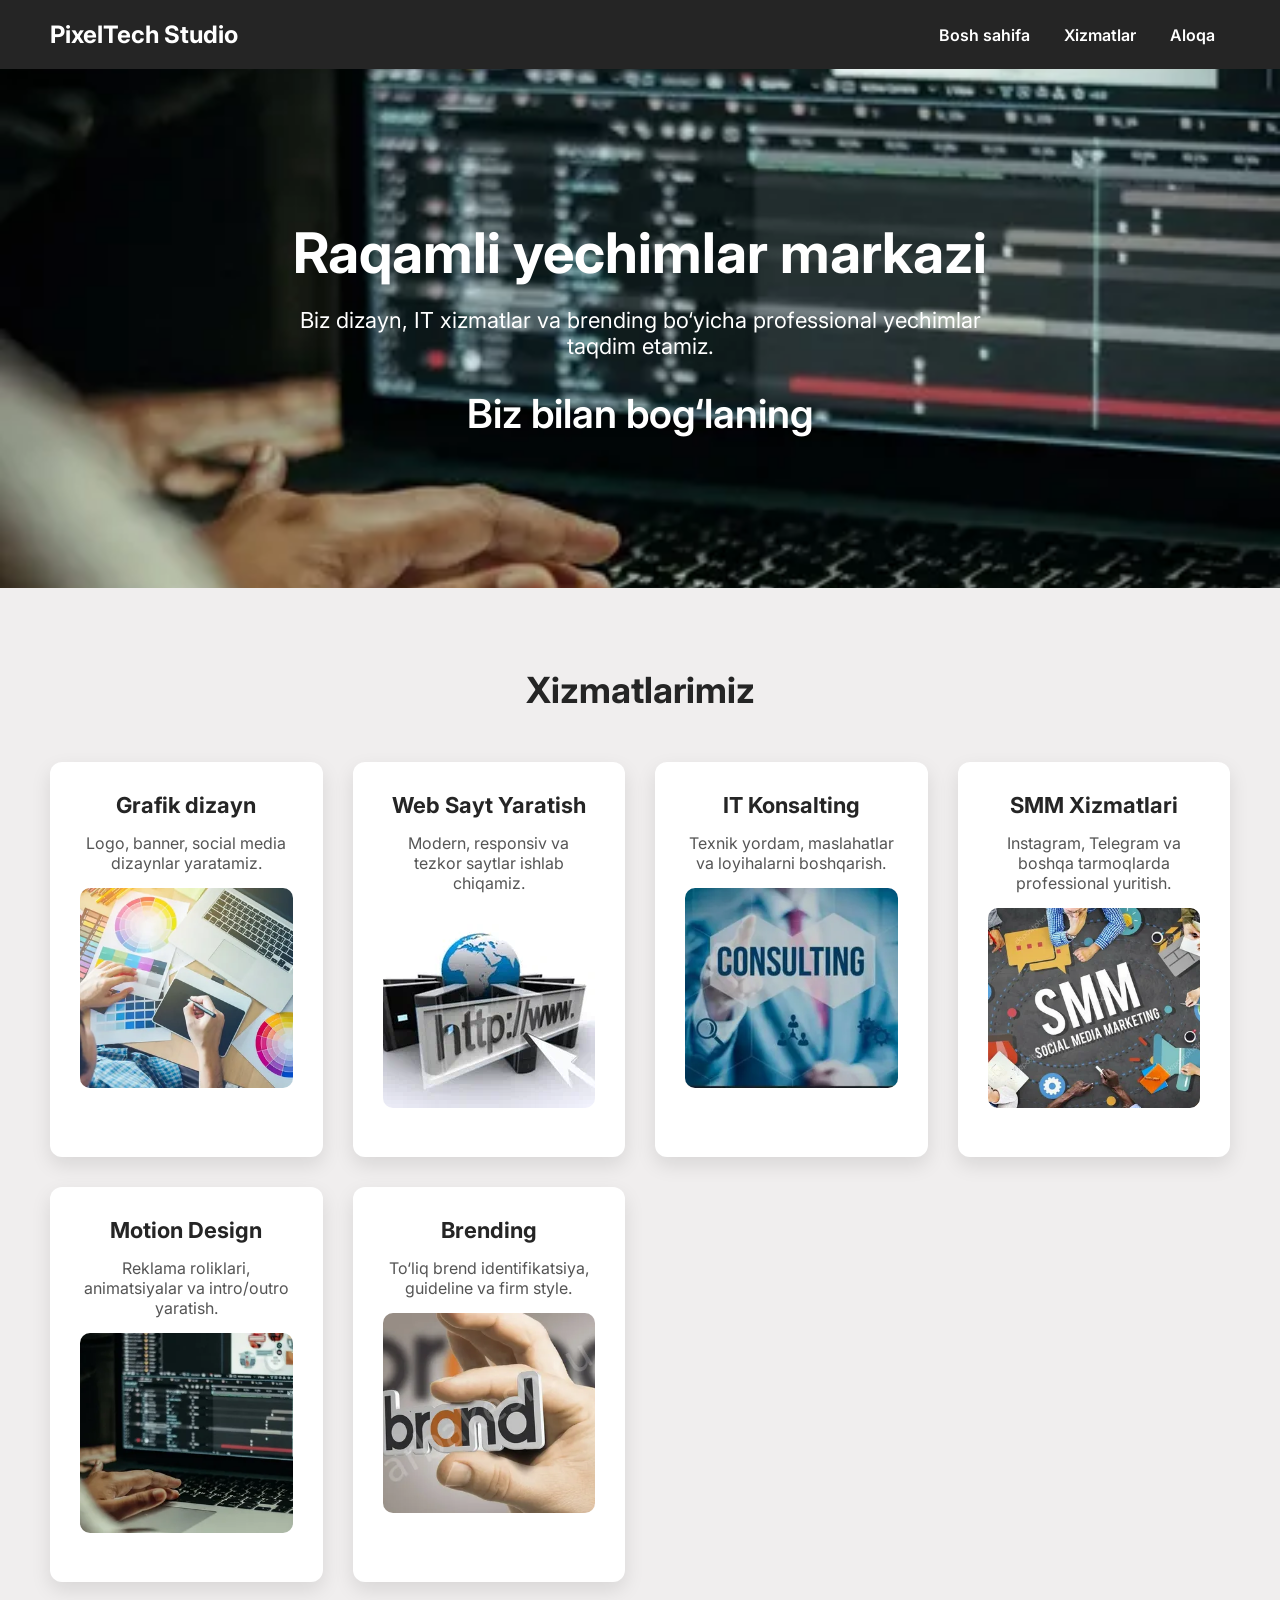
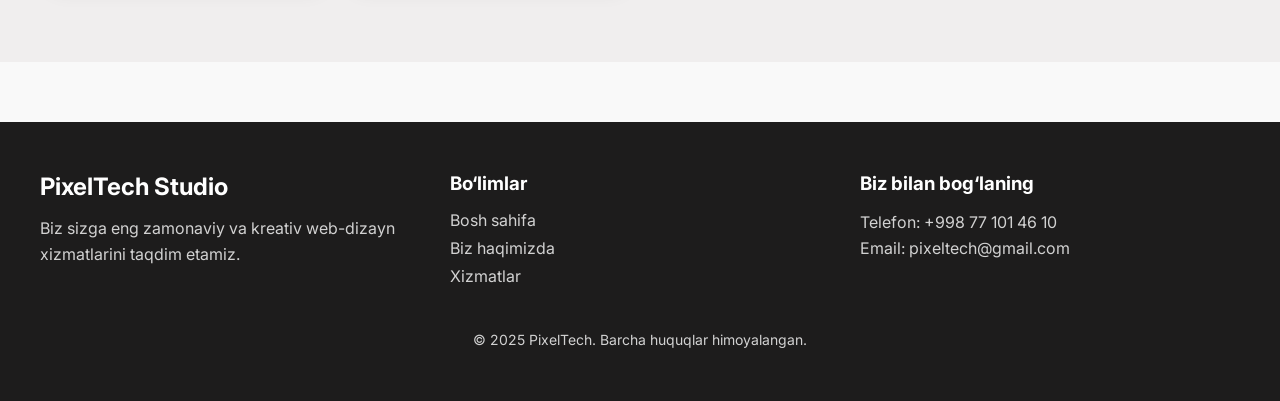
<file: index.html>
<!-- index.html -->
<!DOCTYPE html>
<html lang="uz">
<head>
  <meta charset="UTF-8" />
  <meta name="viewport" content="width=device-width, initial-scale=1.0" />
  <title>PixelTech Studio</title>
  <link rel="stylesheet" href="style.css" />
  <link href="https://fonts.googleapis.com/css2?family=Inter:wght@300;400;500;600;700&family=Poppins:wght@400;500;600;700&display=swap" rel="stylesheet">
</head>
<body>
  <header>
    <h2>PixelTech Studio</h2>
    <nav>
      <a href="index.html">Bosh sahifa</a>
      <a href="#services">Xizmatlar</a>
      <a href="contact.html">Aloqa</a>
    </nav>
  </header>

  <section class="hero">
    <h1>Raqamli yechimlar markazi</h1>
    <p>Biz dizayn, IT xizmatlar va brending bo‘yicha professional yechimlar taqdim etamiz.</p>
    <a href="contact.html" class="btn">Biz bilan bog‘laning</a>
  </section>

  <!-- services.html -->
  <section class="section">
    <h2 id="services">Xizmatlarimiz</h2>
    <div class="services">
      <div class="card">
        <h3>Grafik dizayn</h3>
        <p>Logo, banner, social media dizaynlar yaratamiz.</p>
        <img src="grafik.jpg" alt="grafik dizayn">
      </div>
      <div class="card">
        <h3>Web Sayt Yaratish</h3>
        <p>Modern, responsiv va tezkor saytlar ishlab chiqamiz.</p>
        <img src="webs.jpg" alt="web sayt">
      </div>
      <div class="card">
        <h3>IT Konsalting</h3>
        <p>Texnik yordam, maslahatlar va loyihalarni boshqarish.</p>
        <img src="consulting.jpg" alt="consulting">
      </div>
      <div class="card">
        <h3>SMM Xizmatlari</h3>
        <p>Instagram, Telegram va boshqa tarmoqlarda professional yuritish.</p>
        <img src="smm.jpg" alt="smm">
      </div>
      <div class="card">
        <h3>Motion Design</h3>
        <p>Reklama roliklari, animatsiyalar va intro/outro yaratish.</p>
        <img src="motiond.jpg" alt="motion design">
      </div>
      <div class="card">
        <h3>Brending</h3>
        <p>To‘liq brend identifikatsiya, guideline va firm style.</p>
        <img src="brend.jpg" alt="bren">
      </div>
    </div>
  </section>
</body>
<footer class="footer">
  <div class="footer-container">
    <div class="footer-about">
      <h2>PixelTech Studio</h2>
      <p>Biz sizga eng zamonaviy va 
        kreativ web-dizayn xizmatlarini taqdim etamiz.</p>
    </div>

    <div class="footer-links">
      <h3>Bo‘limlar</h3>
      <ul>
        <li><a href="#home">Bosh sahifa</a></li>
        <li><a href="#about">Biz haqimizda</a></li>
        <li><a href="#services">Xizmatlar</a></li>
      </ul>
    </div>

    <div class="footer-contact">
      <h3>Biz bilan bog‘laning</h3>
      <p>Telefon: +998 77 101 46 10</p>
      <p>Email: pixeltech@gmail.com</p>
    </div>
  </div>

  <p class="footer-bottom">© 2025 PixelTech. Barcha huquqlar himoyalangan.</p>
</footer>
</html>
</file>
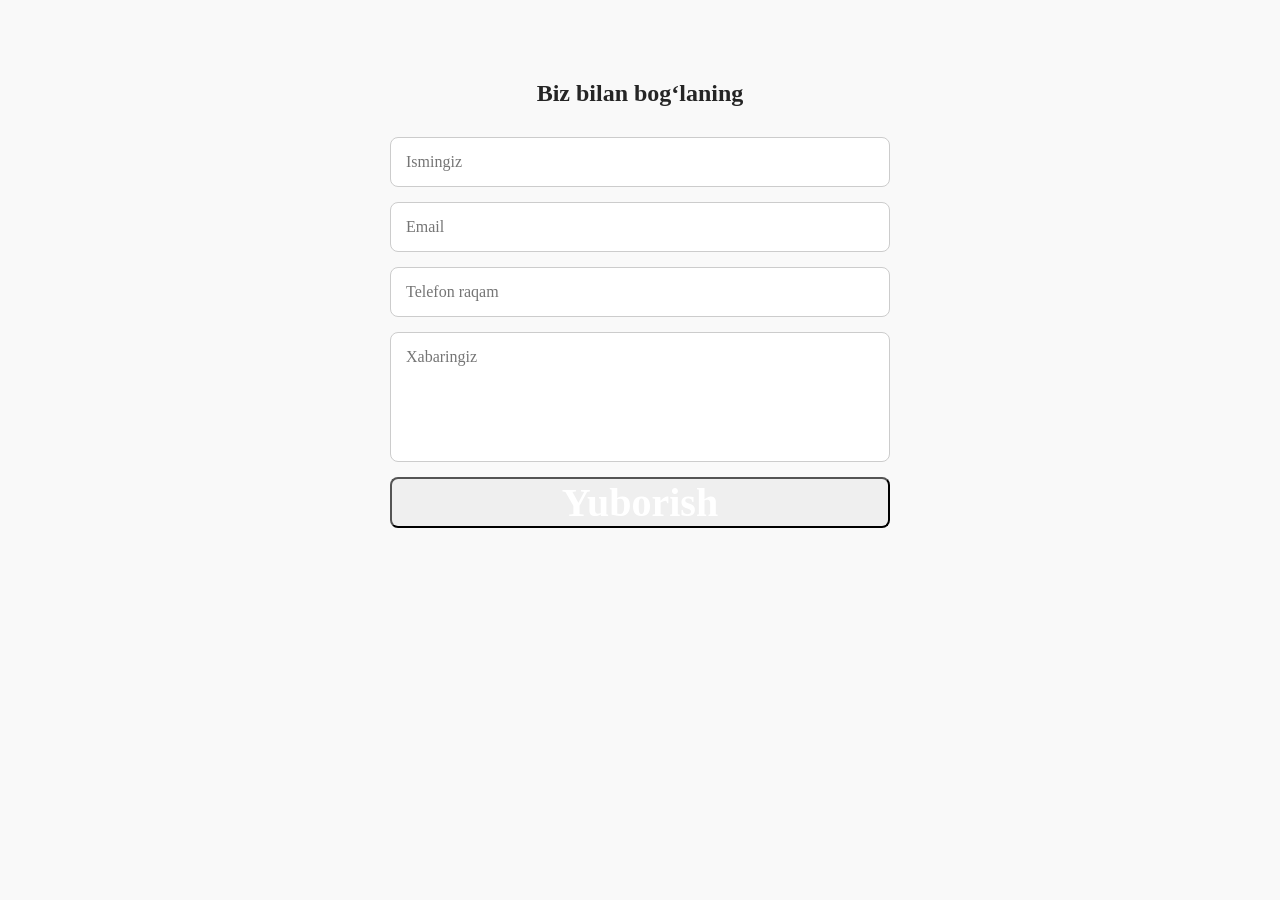
<file: contact.html>
<!-- contact.html -->
<!DOCTYPE html>
<html lang="uz">
<head>
  <meta charset="UTF-8" />
  <meta name="viewport" content="width=device-width, initial-scale=1.0" />
  <title>Aloqa – PixelTech</title>
  <link rel="stylesheet" href="style.css" />
</head>
<body>
 

  <section class="contact-section">
    <h2>Biz bilan bog‘laning</h2>
    <form class="contact-form" onsubmit="contactSend(event)">
      <input type="text" placeholder="Ismingiz" required />
      <input type="email" placeholder="Email" required />
      <input type="tel" placeholder="Telefon raqam" required />
      <textarea placeholder="Xabaringiz" required></textarea>
      <button class="btn" type="submit">Yuborish</button>
    </form>
    <p id="result" class="result"></p>
  </section>

  <script>
    function contactSend(e) {
      e.preventDefault();
      document.getElementById("result").innerText = "Xabaringiz yuborildi! Tez orada bog‘lanamiz.";
    }
  </script>
</body>
</file>
<file: style.css>
/* GLOBAL */
*{margin:0;
  padding:0;
  box-sizing:border-box;
  font-family: 'Inter';
  scroll-behavior: smooth;}
body{
    background:#f9f9f9;
    color:#252525;}
header{
    background:#252525;
    color:white;
    padding:20px 50px;
    display:flex;
    justify-content:space-between;
    align-items:center;
    position:sticky;
    top:0;
    z-index:1000;}
nav a{
    color:white;
    margin:0 15px;
    text-decoration:none;
    font-weight:600;
    transition:.3s;}
nav a:hover{
    color:#2563eb;}

.hero{
    background:url(motiond.jpg);
    background-size:cover;
    background-position:center;
    color:white;
    padding:150px 20px;
    text-align:center;}
.hero h1{
    font-size:56px;
    margin-bottom:20px;}
.hero p{
    font-size:22px;
    max-width:700px;
    margin:0 auto 30px;}
.btn{
 
    color:white;
    border-radius:8px;
    text-decoration:none;
    font-size:40px;
    font-weight:600;
    transition:.3s;
    display:inline-block;}
.btn:hover{
    background:#252525;
    transform:translateY(-3px);}

.section{
    padding:80px 50px;
    text-align:center;
  background-color: #f0eeee;}
  
.section h2{
    font-size:36px;
    margin-bottom:50px;}

.services{
    display:grid;
    grid-template-columns:repeat(auto-fit,minmax(250px,1fr));
    gap:30px;}
.card{
    background:rgb(255, 255, 255);
    padding:30px;
    border-radius:12px;
    box-shadow:0 8px 20px rgba(0,0,0,.1);
    transition:.3s;
    text-align: center;}
.card:hover{
    transform:translateY(-8px);
    box-shadow:0 12px 25px rgba(0,0,0,.15);}
.card h3{
    font-size:22px;
    margin-bottom:15px;
    color:#252525;}
.card p{
    font-size:16px;
    color:#555;}
.card img{
    width: 100%;
    height: 200px;
    object-fit: cover;
    border-radius: 10px;
    margin-top: 15px;
    margin-bottom: 15px;
}

/* CONTACT PAGE */
.contact-section{
    padding:80px 20px;
    text-align:center;}
.contact-form{
    max-width:500px;
    margin:30px auto;
    display:flex;
    flex-direction:column;
    gap:15px;}
.contact-form input,.contact-form textarea{
    padding:15px;
    border-radius:8px;
    border:1px solid #ccc;
    font-size:16px;}
.contact-form textarea{
    height:130px;
    resize:none;}
.result{
    color:green;
    margin-top:15px;
    font-size:18px;
    font-weight:600;}
.footer {
  background: #1d1c1c;
  color: #ffffff;
  padding: 50px 20px;
  margin-top: 60px;
}

.footer-container {
  display: grid;
  grid-template-columns: repeat(auto-fit, minmax(220px, 1fr));
  gap: 30px;
  max-width: 1200px;
  margin: auto;
}

.footer h2,
.footer h3 {
  margin-bottom: 15px;
}

.footer p {
  line-height: 1.6;
  opacity: 0.8;
}

.footer-links ul {
  list-style: none;
  padding: 0;
}

.footer-links a {
  color: #ffffff;
  text-decoration: none;
  display: block;
  margin-bottom: 8px;
  opacity: 0.8;
  transition: 0.3s;
}

.footer-links a:hover {
  opacity: 1;
  transform: translateX(4px);
}

.footer-bottom {
  text-align: center;
  margin-top: 35px;
  opacity: 0.6;
  font-size: 14px;
}

@media (max-width: 500px) {
  .footer {
    text-align: center;
  }
}
</file>
